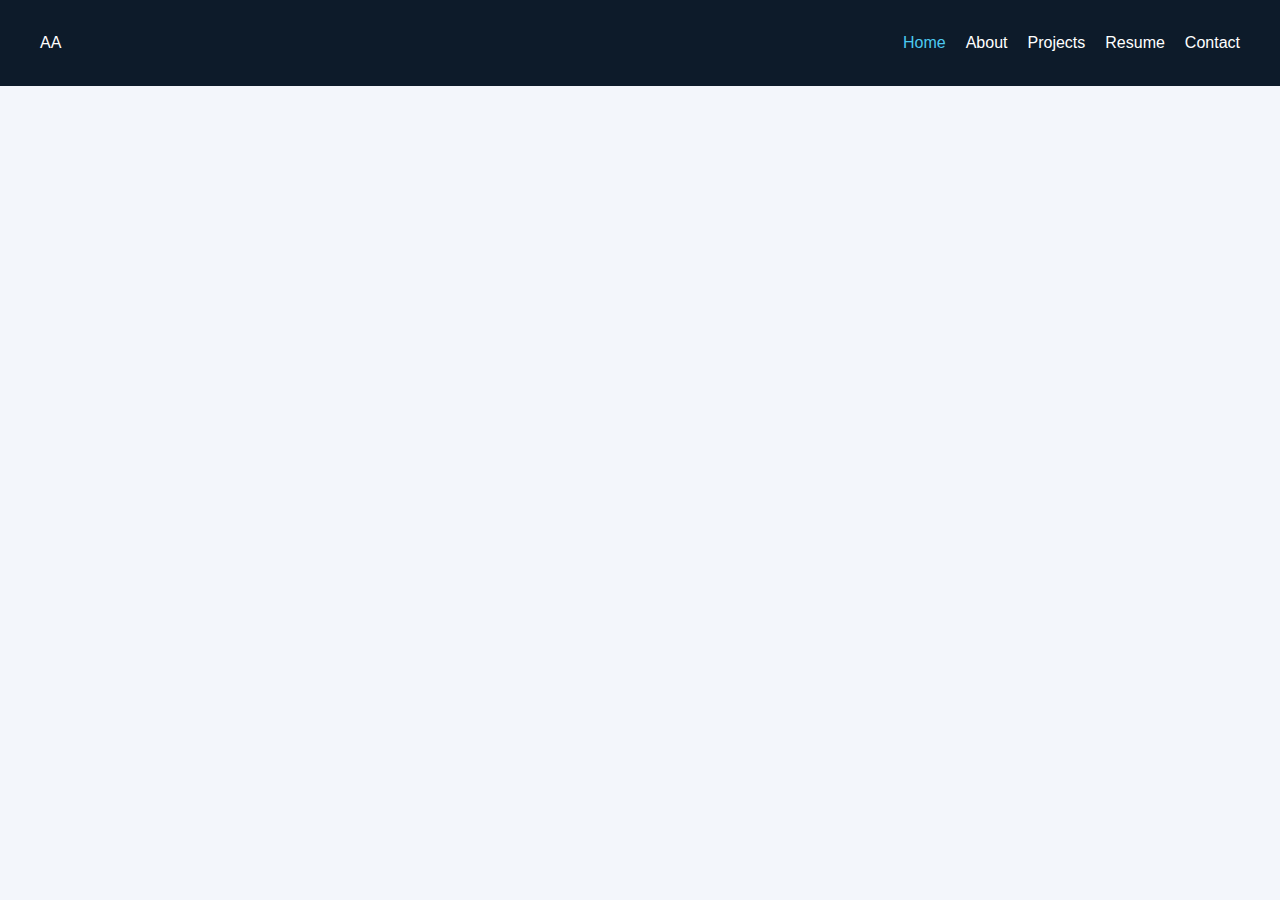
<file: index.html>
<!DOCTYPE html>
<html lang="en">
<head>
    <meta charset="UTF-8" />
    <meta name="viewport" content="width=device-width, initial-scale=1.0" />
    <title>Arafath Ahmed’s Senior Portfolio</title>

    <!-- CSS -->
    <link rel="stylesheet" href="style.css" />
</head>
<body>

    <!-- Navigation -->
    <header>
        <nav class="navbar">
            <div class="logo">AA</div>
            <ul class="nav-links">
                <li><a href="index.html" class="active">Home</a></li>
                <li><a href="about.html">About</a></li>
                <li><a href="projects.html">Projects</a></li>
                <li><a href="resume.html">Resume</a></li>
                <li><a href="contact.html">Contact</a></li>
            </ul>
        </nav>
    </header>

    <!-- Hero Section -->
    <section class="hero fade-in">
        <div class="hero-text">
            <h1>Hello, I’m <span class="accent">Arafath Ahmed</span></h1>
            <p class="subtitle">
                A senior Web Design & Development student passionate about building 
                clean, fast, and user-friendly websites.
            </p>

            <div class="skills">
                <span class="skill">HTML</span>
                <span class="skill">CSS</span>
</file>
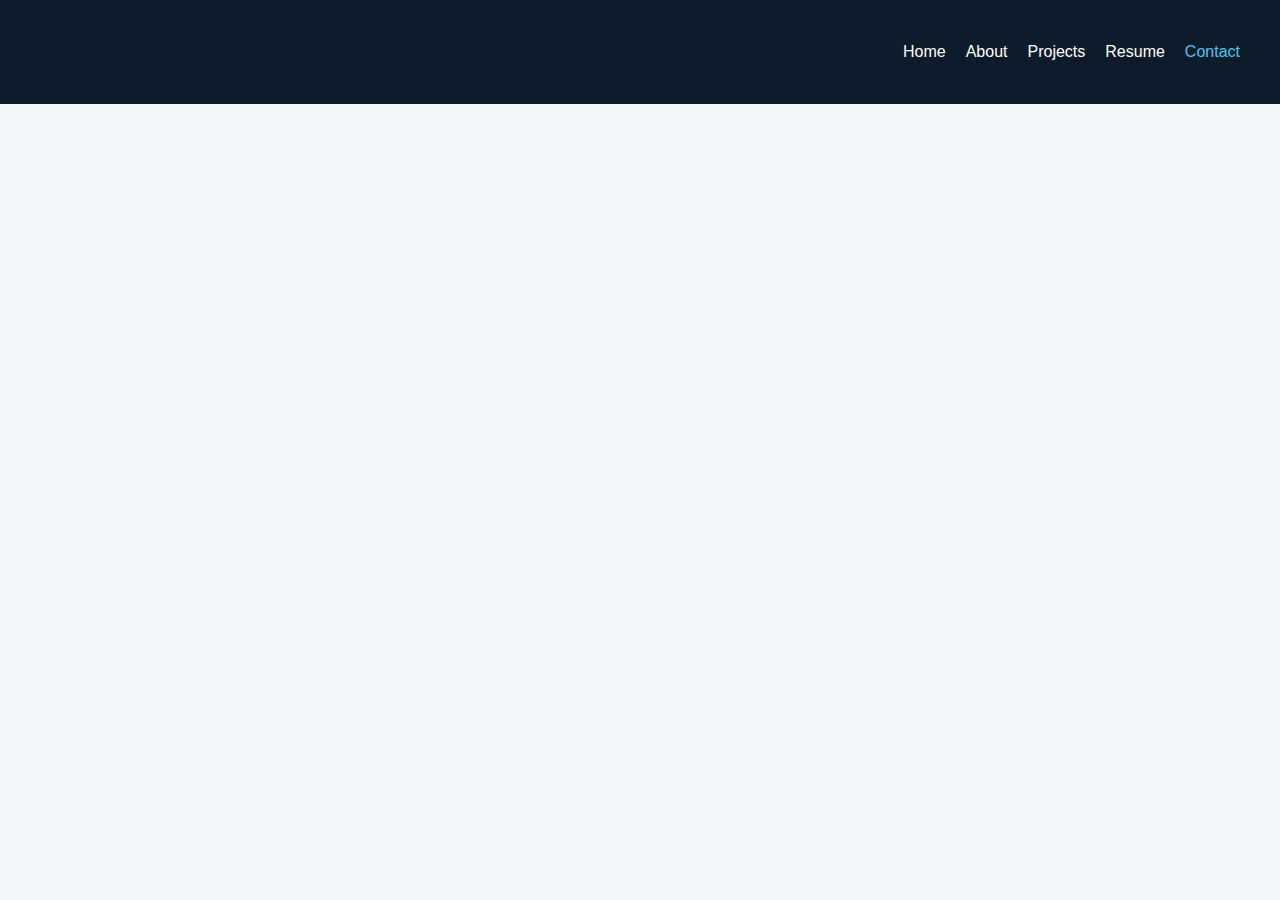
<file: contact.html>
<!DOCTYPE html>
<html lang="en">
<head>
    <meta charset="UTF-8">
    <meta name="viewport" content="width=device-width, initial-scale=1.0">
    <title>Contact – Arafath Ahmed</title>
    <link rel="stylesheet" href="style.css">
</head>
<body>

    <!-- NAVBAR -->
    <nav class="navbar">
        <h2 class="logo">Arafath Ahmed</h2>
        <ul>
            <li><a href="index.html">Home</a></li>
            <li><a href="about.html">About</a></li>
            <li><a href="projects.html">Projects</a></li>
            <li><a href="resume.html">Resume</a></li>
            <li><a href="contact.html" class="active">Contact</a></li>
        </ul>
    </nav>

    <!-- CONTACT SECTION -->
    <section class="contact-section">
        <h1 class="fade-in">Contact Me</h1>
        <p class="fade-in delay-1 contact-intro">
            If you'd like to reach out about projects, collaborations, or questions,  
            feel free to contact me using the form below.
        </p>

        <div class="contact-container fade-in delay-2">
            <form action="#" method="POST" class="contact-form">

                <label for="name">Full Name</label>
                <input type="text" id="name" placeholder="Enter your name" required>

                <label for="email">Email Address</label>
                <input type="email" id="email" placeholder="Enter your email" required>

                <label for="message">Message</label>
                <textarea id="message" rows="5" placeholder="Type your message..." required></textarea>

                <button type="submit" class="contact-btn">Send Message</button>
            </form>

            <div class="contact-info">
                <h3>My Info</h3>
                <p><strong>Name:</strong> Arafath Ahmed</p>
                <p><strong>Email:</strong> arafath@example.com</p>
                <p><strong>Location:</strong> United States</p>
            </div>
        </div>
    </section>

</body>
</html>
</file>
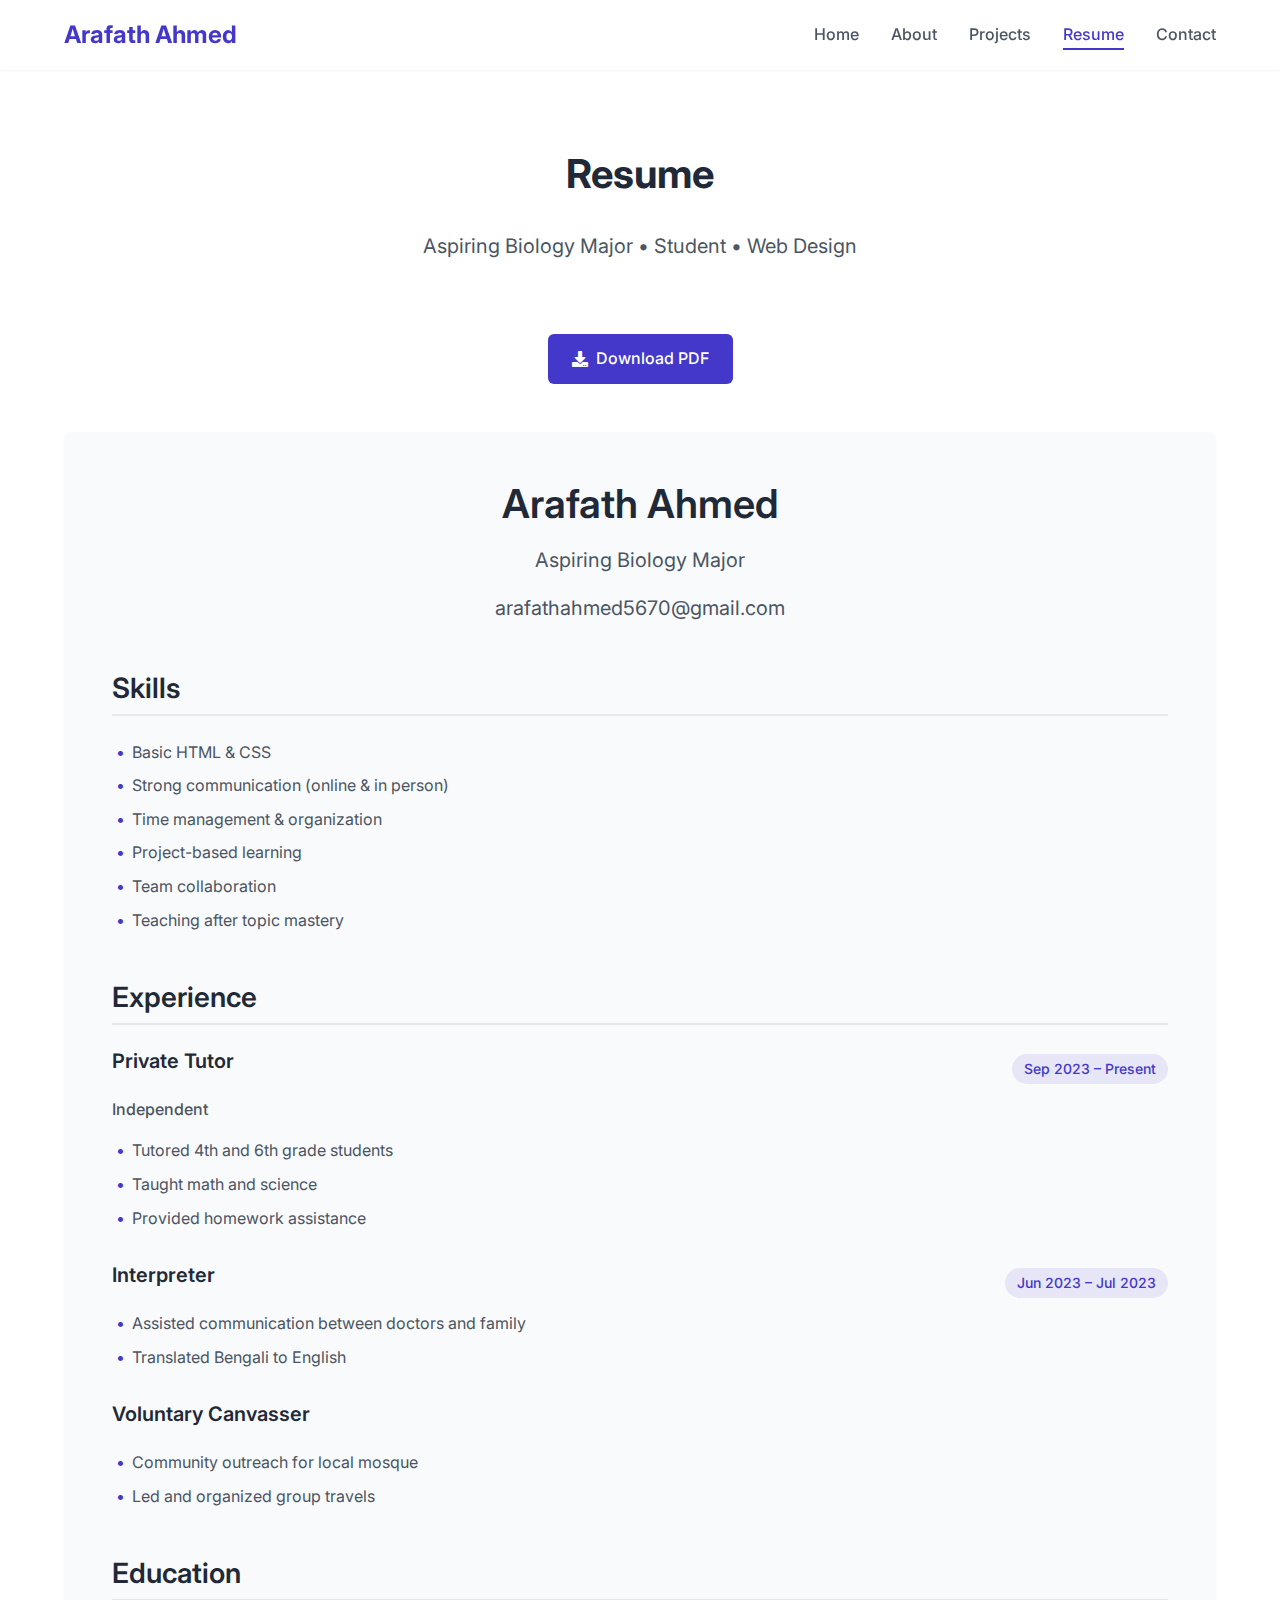
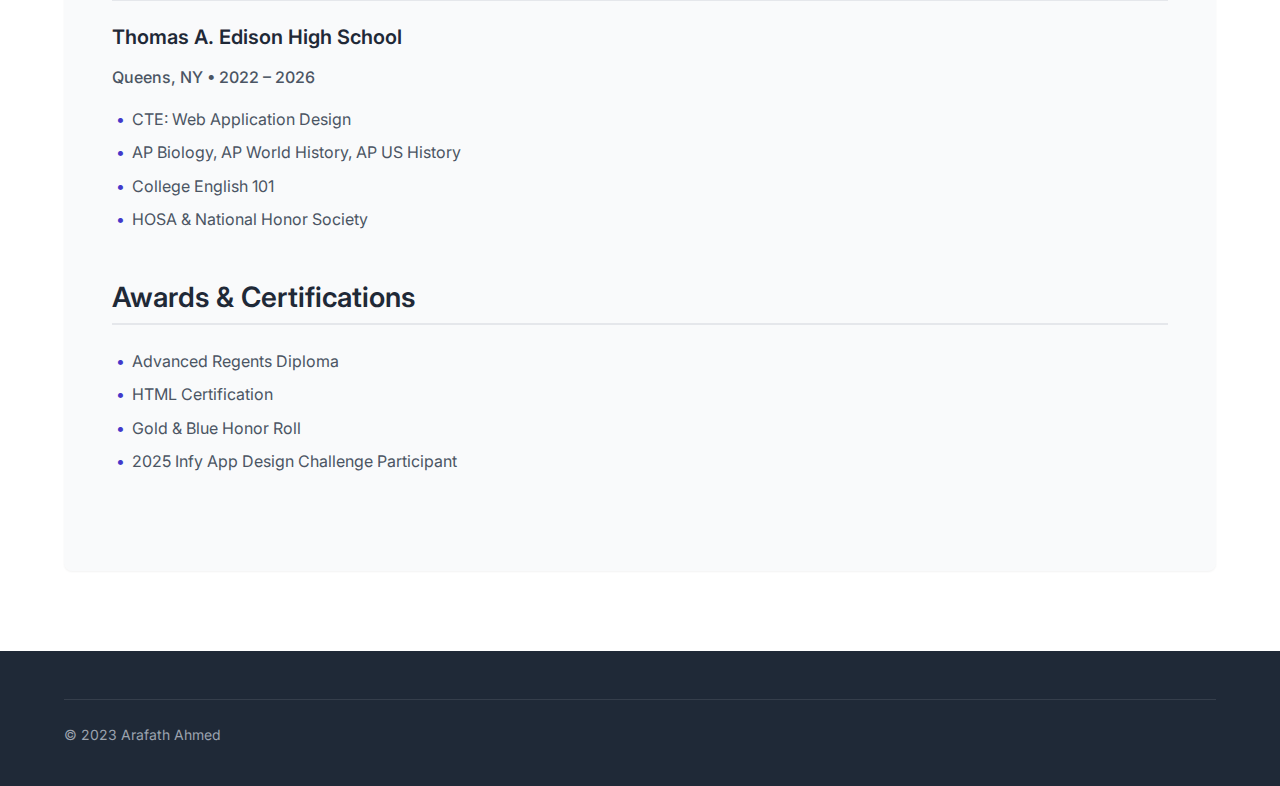
<file: resume.html>
<!DOCTYPE html>
<html lang="en">
<head>
    <meta charset="UTF-8">
    <meta name="viewport" content="width=device-width, initial-scale=1.0">
    <title>Resume - Arafath Ahmed</title>
    <meta name="description" content="Resume of Arafath Ahmed">

    <link rel="stylesheet" href="https://cdnjs.cloudflare.com/ajax/libs/font-awesome/5.15.3/css/all.min.css">
    <link href="https://fonts.googleapis.com/css2?family=Inter:wght@300;400;500;600;700&display=swap" rel="stylesheet">
    <link rel="stylesheet" href="css/style.css">
</head>

<body class="resume-page">

<!-- HEADER -->
<header class="header">
    <nav class="container">
        <div class="nav-flex">
            <a href="index.html" class="logo">Arafath Ahmed</a>

            <div class="desktop-nav">
                <a href="index.html" class="nav-link">Home</a>
                <a href="about.html" class="nav-link">About</a>
                <a href="projects.html" class="nav-link">Projects</a>
                <a href="resume.html" class="nav-link active-nav">Resume</a>
                <a href="contact.html" class="nav-link">Contact</a>
            </div>

            <button class="mobile-menu-button" id="mobile-menu-button">
                <i class="fas fa-bars"></i>
            </button>
        </div>

        <div class="mobile-menu hidden" id="mobile-menu">
            <a href="index.html" class="mobile-nav-link">Home</a>
            <a href="about.html" class="mobile-nav-link">About</a>
            <a href="projects.html" class="mobile-nav-link">Projects</a>
            <a href="resume.html" class="mobile-nav-link active-nav">Resume</a>
            <a href="contact.html" class="mobile-nav-link">Contact</a>
        </div>
    </nav>
</header>

<!-- MAIN -->
<main class="resume-main">
    <section class="resume-section">
        <div class="container">

            <!-- Resume Header -->
            <div class="resume-header">
                <h1 class="section-title">Resume</h1>
                <p class="section-subtitle">Aspiring Biology Major • Student • Web Design</p>

                <!-- PDF download -->
                <a href="Arafath Ahmed - Resume.pdf" download class="download-btn">
                    <i class="fas fa-download"></i> Download PDF
                </a>
            </div>

            <div class="resume-container">

                <!-- Name -->
                <div class="resume-header-info">
                    <h2>Arafath Ahmed</h2>
                    <p class="resume-subtitle">Aspiring Biology Major</p>
                    <p class="resume-subtitle">arafathahmed5670@gmail.com</p>
                </div>

                <!-- SKILLS -->
                <div class="resume-section-block">
                    <h3 class="resume-section-title">Skills</h3>
                    <ul class="resume-item-list">
                        <li>Basic HTML & CSS</li>
                        <li>Strong communication (online & in person)</li>
                        <li>Time management & organization</li>
                        <li>Project-based learning</li>
                        <li>Team collaboration</li>
                        <li>Teaching after topic mastery</li>
                    </ul>
                </div>

                <!-- EXPERIENCE -->
                <div class="resume-section-block">
                    <h3 class="resume-section-title">Experience</h3>

                    <div class="resume-item">
                        <div class="resume-item-header">
                            <h4 class="resume-item-title">Private Tutor</h4>
                            <span class="resume-item-date">Sep 2023 – Present</span>
                        </div>
                        <p class="resume-item-company">Independent</p>
                        <ul class="resume-item-list">
                            <li>Tutored 4th and 6th grade students</li>
                            <li>Taught math and science</li>
                            <li>Provided homework assistance</li>
                        </ul>
                    </div>

                    <div class="resume-item">
                        <div class="resume-item-header">
                            <h4 class="resume-item-title">Interpreter</h4>
                            <span class="resume-item-date">Jun 2023 – Jul 2023</span>
                        </div>
                        <ul class="resume-item-list">
                            <li>Assisted communication between doctors and family</li>
                            <li>Translated Bengali to English</li>
                        </ul>
                    </div>

                    <div class="resume-item">
                        <div class="resume-item-header">
                            <h4 class="resume-item-title">Voluntary Canvasser</h4>
                        </div>
                        <ul class="resume-item-list">
                            <li>Community outreach for local mosque</li>
                            <li>Led and organized group travels</li>
                        </ul>
                    </div>
                </div>

                <!-- EDUCATION -->
                <div class="resume-section-block">
                    <h3 class="resume-section-title">Education</h3>

                    <div class="resume-item">
                        <h4 class="resume-item-title">Thomas A. Edison High School</h4>
                        <p class="resume-item-company">Queens, NY • 2022 – 2026</p>
                        <ul class="resume-item-list">
                            <li>CTE: Web Application Design</li>
                            <li>AP Biology, AP World History, AP US History</li>
                            <li>College English 101</li>
                            <li>HOSA & National Honor Society</li>
                        </ul>
                    </div>
                </div>

                <!-- AWARDS -->
                <div class="resume-section-block">
                    <h3 class="resume-section-title">Awards & Certifications</h3>
                    <ul class="resume-item-list">
                        <li>Advanced Regents Diploma</li>
                        <li>HTML Certification</li>
                        <li>Gold & Blue Honor Roll</li>
                        <li>2025 Infy App Design Challenge Participant</li>
                    </ul>
                </div>

            </div>
        </div>
    </section>
</main>

<!-- FOOTER -->
<footer class="footer">
    <div class="container">
        <div class="footer-bottom">
            <p class="copyright">© 2023 Arafath Ahmed</p>
        </div>
    </div>
</footer>

<script src="js/main.js"></script>
</body>
</html>
</file>
<file: css/style.css>
/* Base Styles */
:root {
    --primary: #4338CA;
    --primary-light: #4F46E5;
    --primary-dark: #3730A3;
    --secondary: #059669;
    --secondary-light: #10B981;
    --secondary-dark: #047857;
    --dark: #1F2937;
    --light: #F9FAFB;
    --gray-light: #E5E7EB;
    --gray: #9CA3AF;
    --gray-dark: #4B5563;
    --white: #FFFFFF;
    --black: #000000;
    --shadow-sm: 0 1px 2px 0 rgba(0, 0, 0, 0.05);
    --shadow: 0 1px 3px 0 rgba(0, 0, 0, 0.1), 0 1px 2px 0 rgba(0, 0, 0, 0.06);
    --shadow-md: 0 4px 6px -1px rgba(0, 0, 0, 0.1), 0 2px 4px -1px rgba(0, 0, 0, 0.06);
    --shadow-lg: 0 10px 15px -3px rgba(0, 0, 0, 0.1), 0 4px 6px -2px rgba(0, 0, 0, 0.05);
    --shadow-xl: 0 20px 25px -5px rgba(0, 0, 0, 0.1), 0 10px 10px -5px rgba(0, 0, 0, 0.04);
    --rounded-sm: 0.125rem;
    --rounded: 0.25rem;
    --rounded-md: 0.375rem;
    --rounded-lg: 0.5rem;
    --rounded-xl: 0.75rem;
    --rounded-full: 9999px;
}

* {
    margin: 0;
    padding: 0;
    box-sizing: border-box;
}

html {
    scroll-behavior: smooth;
}

body {
    font-family: 'Inter', sans-serif;
    line-height: 1.6;
    color: var(--dark);
    background-color: var(--light);
    min-height: 100vh;
    display: flex;
    flex-direction: column;
}

.container {
    width: 100%;
    max-width: 1200px;
    margin: 0 auto;
    padding: 0 1.5rem;
}

img {
    max-width: 100%;
    height: auto;
}

a {
    text-decoration: none;
    color: inherit;
}

ul {
    list-style: none;
}

/* Typography */
h1, h2, h3, h4, h5, h6 {
    font-weight: 600;
    line-height: 1.2;
    margin-bottom: 1rem;
}

h1 {
    font-size: 2.5rem;
}

h2 {
    font-size: 2rem;
}

h3 {
    font-size: 1.75rem;
}

h4 {
    font-size: 1.5rem;
}

h5 {
    font-size: 1.25rem;
}

h6 {
    font-size: 1rem;
}

p {
    margin-bottom: 1rem;
}

.section-title {
    font-size: 2.5rem;
    font-weight: 700;
    text-align: center;
    margin-bottom: 2rem;
    color: var(--dark);
}

.section-subtitle {
    font-size: 1.25rem;
    text-align: center;
    color: var(--gray-dark);
    margin-bottom: 3rem;
    max-width: 700px;
    margin-left: auto;
    margin-right: auto;
}

/* Buttons */
.btn {
    display: inline-block;
    padding: 0.75rem 1.5rem;
    border-radius: var(--rounded-md);
    font-weight: 500;
    text-align: center;
    transition: all 0.3s ease;
    cursor: pointer;
}

.btn-primary {
    background-color: var(--primary);
    color: var(--white);
    border: 2px solid var(--primary);
}

.btn-primary:hover {
    background-color: var(--primary-dark);
    border-color: var(--primary-dark);
    transform: translateY(-2px);
}

.btn-secondary {
    background-color: transparent;
    color: var(--primary);
    border: 2px solid var(--primary);
}

.btn-secondary:hover {
    background-color: var(--primary);
    color: var(--white);
    transform: translateY(-2px);
}

/* Header & Navigation */
.header {
    background-color: var(--white);
    box-shadow: var(--shadow-sm);
    position: sticky;
    top: 0;
    z-index: 100;
}

.nav-flex {
    display: flex;
    justify-content: space-between;
    align-items: center;
    padding: 1rem 0;
}

.logo {
    font-size: 1.5rem;
    font-weight: 700;
    color: var(--primary);
}

.desktop-nav {
    display: flex;
    gap: 2rem;
}

.nav-link {
    position: relative;
    color: var(--gray-dark);
    font-weight: 500;
    transition: color 0.3s ease;
}

.nav-link:hover {
    color: var(--primary);
}

.nav-link::after {
    content: '';
    position: absolute;
    width: 0;
    height: 2px;
    bottom: -2px;
    left: 0;
    background-color: var(--primary);
    transition: width 0.3s ease;
}

.nav-link:hover::after {
    width: 100%;
}

.active-nav {
    color: var(--primary);
}

.active-nav::after {
    width: 100%;
}

.mobile-menu-button {
    display: none;
    background: none;
    border: none;
    font-size: 1.5rem;
    color: var(--dark);
    cursor: pointer;
}

.mobile-menu {
    display: none;
    padding: 1rem 0;
}

.mobile-menu.active {
    display: block;
}

.mobile-nav-link {
    display: block;
    padding: 0.75rem 0;
    color: var(--gray-dark);
    font-weight: 500;
    transition: color 0.3s ease;
}

.mobile-nav-link:hover {
    color: var(--primary);
}

.mobile-nav-link.active-nav {
    color: var(--primary);
}

/* Hero Section */
.hero {
    background: linear-gradient(to right, var(--primary), var(--primary-dark));
    color: var(--white);
    padding: 5rem 0;
}

.hero-content {
    display: flex;
    flex-direction: column;
    gap: 2rem;
}

.hero-text h1 {
    font-size: 3rem;
    margin-bottom: 1rem;
}

.hero-text h2 {
    font-size: 2rem;
    margin-bottom: 1.5rem;
    font-weight: 500;
}

.hero-text p {
    font-size: 1.25rem;
    margin-bottom: 2rem;
    opacity: 0.9;
}

.hero-buttons {
    display: flex;
    gap: 1rem;
    flex-wrap: wrap;
}

.profile-image-container {
    position: relative;
    width: 250px;
    height: 250px;
    margin: 0 auto;
}

.profile-image {
    width: 100%;
    height: 100%;
    border-radius: 50%;
    object-fit: cover;
    border: 5px solid var(--white);
    box-shadow: var(--shadow-xl);
}

.experience-badge {
    position: absolute;
    bottom: -1rem;
    right: -1rem;
    background-color: var(--secondary);
    color: var(--white);
    padding: 0.5rem 1rem;
    border-radius: var(--rounded-full);
    font-weight: 700;
    box-shadow: var(--shadow-md);
}

/* Skills Section */
.skills-section {
    padding: 5rem 0;
    background-color: var(--white);
}

.skills-grid {
    display: grid;
    grid-template-columns: repeat(auto-fit, minmax(300px, 1fr));
    gap: 2rem;
}

.skill-card {
    background-color: var(--light);
    padding: 2rem;
    border-radius: var(--rounded-lg);
    box-shadow: var(--shadow-sm);
    transition: all 0.3s ease;
}

.skill-card:hover {
    transform: translateY(-5px);
    box-shadow: var(--shadow-md);
}

.skill-icon {
    font-size: 2.5rem;
    color: var(--primary);
    margin-bottom: 1.5rem;
}

.skill-card h3 {
    font-size: 1.5rem;
    margin-bottom: 1rem;
}

.skill-card p {
    color: var(--gray-dark);
}

/* Experience Section */
.experience-section {
    padding: 5rem 0;
    background-color: var(--light);
}

.timeline {
    position: relative;
    max-width: 800px;
    margin: 0 auto;
}

.timeline::before {
    content: '';
    position: absolute;
    top: 0;
    left: 2rem;
    height: 100%;
    width: 2px;
    background-color: var(--gray-light);
}

.timeline-item {
    position: relative;
    padding-left: 4rem;
    margin-bottom: 3rem;
}

.timeline-dot {
    position: absolute;
    left: 1.5rem;
    top: 0.5rem;
    width: 1rem;
    height: 1rem;
    border-radius: 50%;
    background-color: var(--primary);
    z-index: 1;
}

.timeline-content {
    background-color: var(--white);
    padding: 1.5rem;
    border-radius: var(--rounded-lg);
    box-shadow: var(--shadow-sm);
}

.timeline-header {
    display: flex;
    justify-content: space-between;
    align-items: center;
    margin-bottom: 0.5rem;
}

.timeline-date {
    background-color: rgba(67, 56, 202, 0.1);
    color: var(--primary);
    padding: 0.25rem 0.75rem;
    border-radius: var(--rounded-full);
    font-size: 0.875rem;
    font-weight: 500;
}

.timeline-company {
    font-weight: 500;
    color: var(--gray-dark);
    margin-bottom: 1rem;
}

.timeline-description {
    color: var(--gray-dark);
    padding-left: 1.25rem;
}

.timeline-description li {
    margin-bottom: 0.5rem;
    position: relative;
}

.timeline-description li::before {
    content: '•';
    position: absolute;
    left: -1rem;
    color: var(--primary);
}

/* About Page Styles */
.about-main {
    flex: 1;
}

.about-section {
    padding: 5rem 0;
    background-color: var(--white);
}

.about-content {
    display: flex;
    flex-direction: column;
    gap: 3rem;
}

.about-image {
    flex: 1;
}

.about-text {
    flex: 2;
}

.profile-photo {
    width: 100%;
    max-width: 400px;
    border-radius: var(--rounded-lg);
    box-shadow: var(--shadow-lg);
}

.about-details {
    display: flex;
    flex-wrap: wrap;
    gap: 1rem;
    margin-top: 2rem;
}

.detail-item {
    background-color: var(--light);
    padding: 0.75rem 1.25rem;
    border-radius: var(--rounded-lg);
}

.detail-label {
    font-weight: 600;
    color: var(--primary);
}

.process-section {
    padding: 5rem 0;
    background-color: var(--light);
}

.process-steps {
    display: grid;
    grid-template-columns: repeat(auto-fit, minmax(250px, 1fr));
    gap: 2rem;
    margin-top: 3rem;
}

.process-step {
    background-color: var(--white);
    padding: 2rem;
    border-radius: var(--rounded-lg);
    box-shadow: var(--shadow-sm);
    transition: all 0.3s ease;
}

.process-step:hover {
    transform: translateY(-5px);
    box-shadow: var(--shadow-md);
}

.step-number {
    font-size: 2.5rem;
    font-weight: 700;
    color: var(--primary);
    margin-bottom: 1rem;
}

.step-title {
    font-size: 1.5rem;
    margin-bottom: 1rem;
}

.step-description {
    color: var(--gray-dark);
}

.skills-categories {
    display: grid;
    grid-template-columns: repeat(auto-fit, minmax(250px, 1fr));
    gap: 2rem;
    margin-top: 3rem;
}

.skills-category {
    background-color: var(--white);
    padding: 1.5rem;
    border-radius: var(--rounded-lg);
    box-shadow: var(--shadow-sm);
}

.category-title {
    font-size: 1.25rem;
    color: var(--primary);
    margin-bottom: 1rem;
    padding-bottom: 0.5rem;
    border-bottom: 2px solid var(--gray-light);
}

.skills-list {
    display: flex;
    flex-direction: column;
    gap: 0.75rem;
}

.skills-list li {
    display: flex;
    align-items: center;
    gap: 0.5rem;
    color: var(--gray-dark);
}

.skills-list i {
    color: var(--secondary);
}

/* Projects Page Styles */
.projects-main {
    flex: 1;
}

.projects-section {
    padding: 5rem 0;
    background-color: var(--white);
}

.projects-grid {
    display: grid;
    grid-template-columns: repeat(auto-fit, minmax(300px, 1fr));
    gap: 2rem;
    margin-top: 3rem;
}

.project-card {
    background-color: var(--light);
    border-radius: var(--rounded-lg);
    overflow: hidden;
    box-shadow: var(--shadow-sm);
    transition: all 0.3s ease;
}

.project-card:hover {
    transform: translateY(-5px);
    box-shadow: var(--shadow-md);
}

.project-image {
    height: 200px;
    overflow: hidden;
}

.project-image img {
    width: 100%;
    height: 100%;
    object-fit: cover;
    transition: transform 0.5s ease;
}

.project-card:hover .project-image img {
    transform: scale(1.05);
}

.project-content {
    padding: 1.5rem;
}

.project-title {
    font-size: 1.5rem;
    margin-bottom: 0.5rem;
}

.project-description {
    color: var(--gray-dark);
    margin-bottom: 1rem;
}

.project-technologies {
    display: flex;
    flex-wrap: wrap;
    gap: 0.5rem;
    margin-bottom: 1.5rem;
}

.tech-tag {
    background-color: rgba(67, 56, 202, 0.1);
    color: var(--primary);
    padding: 0.25rem 0.75rem;
    border-radius: var(--rounded-full);
    font-size: 0.875rem;
    font-weight: 500;
}

.project-link {
    display: inline-flex;
    align-items: center;
    gap: 0.5rem;
    color: var(--primary);
    font-weight: 500;
    transition: color 0.3s ease;
}

.project-link:hover {
    color: var(--primary-dark);
}

/* Resume Page Styles */
.resume-main {
    flex: 1;
}

.resume-section {
    padding: 5rem 0;
    background-color: var(--white);
}

.resume-header {
    display: flex;
    flex-direction: column;
    align-items: center;
    margin-bottom: 3rem;
    text-align: center;
}

.download-btn {
    display: inline-flex;
    align-items: center;
    gap: 0.5rem;
    background-color: var(--primary);
    color: var(--white);
    padding: 0.75rem 1.5rem;
    border-radius: var(--rounded-md);
    font-weight: 500;
    margin-top: 1.5rem;
    transition: background-color 0.3s ease;
}

.download-btn:hover {
    background-color: var(--primary-dark);
}

.resume-container {
    background-color: var(--light);
    padding: 3rem;
    border-radius: var(--rounded-lg);
    box-shadow: var(--shadow-sm);
}

.resume-header-info {
    text-align: center;
    margin-bottom: 3rem;
}

.resume-header-info h2 {
    font-size: 2.5rem;
    color: var(--dark);
}

.resume-subtitle {
    font-size: 1.25rem;
    color: var(--gray-dark);
}

.resume-section-block {
    margin-bottom: 3rem;
}

.resume-section-title {
    font-size: 1.75rem;
    color: var(--dark);
    padding-bottom: 0.5rem;
    border-bottom: 2px solid var(--gray-light);
    margin-bottom: 1.5rem;
}

.resume-item {
    margin-bottom: 2rem;
}

.resume-item-header {
    display: flex;
    flex-direction: column;
    gap: 0.5rem;
    margin-bottom: 0.5rem;
}

@media (min-width: 768px) {
    .resume-item-header {
        flex-direction: row;
        justify-content: space-between;
        align-items: center;
    }
}

.resume-item-title {
    font-size: 1.25rem;
    color: var(--dark);
}

.resume-item-date {
    background-color: rgba(67, 56, 202, 0.1);
    color: var(--primary);
    padding: 0.25rem 0.75rem;
    border-radius: var(--rounded-full);
    font-size: 0.875rem;
    font-weight: 500;
}

.resume-item-company {
    font-weight: 500;
    color: var(--gray-dark);
    margin-bottom: 1rem;
}

.resume-item-list {
    color: var(--gray-dark);
    padding-left: 1.25rem;
}

.resume-item-list li {
    margin-bottom: 0.5rem;
    position: relative;
}

.resume-item-list li::before {
    content: '•';
    position: absolute;
    left: -1rem;
    color: var(--primary);
}

.resume-skills {
    display: grid;
    grid-template-columns: repeat(auto-fit, minmax(250px, 1fr));
    gap: 2rem;
}

/* Contact Page Styles */
.contact-main {
    flex: 1;
}

.contact-section {
    padding: 5rem 0;
    background-color: var(--white);
}

.contact-content {
    display: flex;
    flex-direction: column;
    gap: 3rem;
    margin-top: 3rem;
}

@media (min-width: 992px) {
    .contact-content {
        flex-direction: row;
    }
}

.contact-form-container {
    flex: 1;
}

.contact-form {
    background-color: var(--light);
    padding: 2rem;
    border-radius: var(--rounded-lg);
    box-shadow: var(--shadow-sm);
}

.form-group {
    margin-bottom: 1.5rem;
}

.form-label {
    display: block;
    font-weight: 500;
    margin-bottom: 0.5rem;
    color: var(--dark);
}

.form-input, .form-textarea {
    width: 100%;
    padding: 0.75rem 1rem;
    border: 1px solid var(--gray-light);
    border-radius: var(--rounded-md);
    font-family: inherit;
    font-size: 1rem;
    transition: border-color 0.3s ease, box-shadow 0.3s ease;
}

.form-input:focus, .form-textarea:focus {
    outline: none;
    border-color: var(--primary);
    box-shadow: 0 0 0 3px rgba(67, 56, 202, 0.1);
}

.form-textarea {
    min-height: 150px;
    resize: vertical;
}

.submit-btn {
    width: 100%;
    background-color: var(--primary);
    color: var(--white);
    padding: 0.75rem;
    border: none;
    border-radius: var(--rounded-md);
    font-size: 1rem;
    font-weight: 500;
    cursor: pointer;
    transition: background-color 0.3s ease;
}

.submit-btn:hover {
    background-color: var(--primary-dark);
}

.contact-info-container {
    flex: 1;
}

.contact-info {
    background-color: var(--light);
    padding: 2rem;
    border-radius: var(--rounded-lg);
    box-shadow: var(--shadow-sm);
    height: 100%;
}

.contact-info-title {
    font-size: 1.75rem;
    margin-bottom: 2rem;
    color: var(--dark);
}

.info-item {
    display: flex;
    gap: 1rem;
    margin-bottom: 1.5rem;
}

.info-icon {
    font-size: 1.25rem;
    color: var(--primary);
    margin-top: 0.25rem;
}

.info-label {
    font-size: 1rem;
    font-weight: 500;
    color: var(--dark);
    margin-bottom: 0.25rem;
}

.info-value {
    color: var(--gray-dark);
    transition: color 0.3s ease;
}

.info-value:hover {
    color: var(--primary);
}

.social-connect {
    margin-top: 3rem;
}

.social-title {
    font-size: 1.25rem;
    margin-bottom: 1.5rem;
    color: var(--dark);
}

.social-icons {
    display: flex;
    gap: 1rem;
}

.social-icon {
    width: 3rem;
    height: 3rem;
    display: flex;
    align-items: center;
    justify-content: center;
    background-color: var(--white);
    border-radius: 50%;
    color: var(--gray-dark);
    font-size: 1.25rem;
    transition: all 0.3s ease;
}

.social-icon:hover {
    background-color: var(--primary);
    color: var(--white);
    transform: translateY(-3px);
}

/* Footer */
.footer {
    background-color: var(--dark);
    color: var(--white);
    padding: 3rem 0 1.5rem;
}

.footer-content {
    display: flex;
    flex-direction: column;
    gap: 2rem;
    margin-bottom: 3rem;
}

@media (min-width: 768px) {
    .footer-content {
        flex-direction: row;
        justify-content: space-between;
        align-items: center;
    }
}

.footer-info {
    margin-bottom: 1.5rem;
}

.footer-logo {
    font-size: 1.5rem;
    font-weight: 700;
    color: var(--white);
    margin-bottom: 0.5rem;
    display: inline-block;
}

.footer-subtitle {
    color: var(--gray);
}

.footer-links {
    display: flex;
    flex-wrap: wrap;
    gap: 1.5rem;
}

.footer-link {
    color: var(--gray);
    transition: color 0.3s ease;
}

.footer-link:hover {
    color: var(--white);
}

.footer-bottom {
    border-top: 1px solid rgba(255, 255, 255, 0.1);
    padding-top: 1.5rem;
    display: flex;
    flex-direction: column;
    gap: 1rem;
    align-items: center;
}

@media (min-width: 768px) {
    .footer-bottom {
        flex-direction: row;
        justify-content: space-between;
    }
}

.copyright {
    color: var(--gray);
    font-size: 0.875rem;
}

.social-links {
    display: flex;
    gap: 1rem;
}

.social-link {
    color: var(--gray);
    font-size: 1.25rem;
    transition: color 0.3s ease;
}

.social-link:hover {
    color: var(--white);
}

/* Animations */
@keyframes fadeIn {
    from { opacity: 0; }
    to { opacity: 1; }
}

@keyframes slideUp {
    from { 
        transform: translateY(20px);
        opacity: 0;
    }
    to { 
        transform: translateY(0);
        opacity: 1;
    }
}

.animate-fade-in {
    animation: fadeIn 0.8s ease-in forwards;
}

.animate-slide-up {
    animation: slideUp 0.8s ease-out forwards;
}

.delay-100 {
    animation-delay: 0.1s;
}

.delay-200 {
    animation-delay: 0.2s;
}

.delay-300 {
    animation-delay: 0.3s;
}

/* Responsive Styles */
@media (min-width: 640px) {
    .hero-content {
        flex-direction: row;
        align-items: center;
    }
    
    .hero-text {
        flex: 1;
    }
    
    .hero-image {
        flex: 1;
        display: flex;
        justify-content: center;
    }
    
    .about-content {
        flex-direction: row;
        align-items: center;
    }
}

@media (max-width: 768px) {
    .desktop-nav {
        display: none;
    }
    
    .mobile-menu-button {
        display: block;
    }
    
    .mobile-menu {
        display: none;
    }
    
    .mobile-menu.active {
        display: block;
    }
    
    h1 {
        font-size: 2rem;
    }
    
    h2 {
        font-size: 1.75rem;
    }
    
    .section-title {
        font-size: 2rem;
    }
    
    .hero-text h1 {
        font-size: 2.5rem;
    }
    
    .hero-text h2 {
        font-size: 1.75rem;
    }
}

7. js/main.js

// Mobile menu toggle
document.addEventListener('DOMContentLoaded', function() {
    const mobileMenuButton = document.getElementById('mobile-menu-button');
    const mobileMenu = document.getElementById('mobile-menu');
    
    if (mobileMenuButton && mobileMenu) {
        mobileMenuButton.addEventListener('click', function() {
            mobileMenu.classList.toggle('hidden');
        });
    }

    // Close mobile menu when clicking on a link
    const mobileNavLinks = document.querySelectorAll('.mobile-nav-link');
    mobileNavLinks.forEach(link => {
        link.addEventListener('click', function() {
            mobileMenu.classList.add('hidden');
        });
    });

    // Smooth scrolling for anchor links
    document.querySelectorAll('a[href^="#"]').forEach(anchor => {
        anchor.addEventListener('click', function(e) {
            e.preventDefault();
            
            const targetId = this.getAttribute('href');
            if (targetId === '#') return;
            
            const targetElement = document.querySelector(targetId);
            if (targetElement) {
                targetElement.scrollIntoView({
                    behavior: 'smooth'
                });
            }
        });
    });

    // Form submission handling
    const contactForm = document.querySelector('.contact-form');
    if (contactForm) {
        contactForm.addEventListener('submit', function(e) {
            e.preventDefault();
            
            // Get form values
            const name = document.getElementById('name').value;
            const email = document.getElementById('email').value;
            const message = document.getElementById('message').value;
            
            // Here you would typically send the form data to a server
            console.log('Form submitted:', { name, email, message });
            
            // Show success message
            alert('Thank you for your message! I will get back to you soon.');
            
            // Reset form
            contactForm.reset();
        });
    }

    // Animation on scroll
    const animateOnScroll = function() {
        const elements = document.querySelectorAll('.animate-on-scroll');
        
        elements.forEach(element => {
            const elementPosition = element.getBoundingClientRect().top;
            const windowHeight = window.innerHeight;
            
            if (elementPosition < windowHeight - 100) {
                element.classList.add('animated');
            }
        });
    };

    // Run once on page load
    animateOnScroll();
    
    // Run on scroll
    window.addEventListener('scroll', animateOnScroll);
});
</file>
<file: style.css>
/* ------------------------------
   GLOBAL RESET + BASE STYLES
------------------------------ */
body {
    margin: 0;
    padding: 0;
    font-family: Arial, sans-serif;
    background: #f3f6fb;
    color: #1a1a1a;
}

h1, h2, h3 {
    color: #0d1b2a;
}

a {
    text-decoration: none;
}

/* ------------------------------
   NAVBAR
------------------------------ */
.navbar {
    display: flex;
    justify-content: space-between;
    align-items: center;
    padding: 18px 40px;
    background: #0d1b2a;
    color: white;
}

.navbar ul {
    list-style: none;
    display: flex;
    gap: 20px;
}

.navbar a {
    color: white;
    transition: 0.3s;
}

.navbar a:hover,
.navbar .active {
    color: #4cc9f0;
}

/* ------------------------------
   HOME PAGE (index.html)
------------------------------ */
.home-section {
    text-align: center;
    padding: 120px 40px;
}

.home-title {
    font-size: 3.2rem;
    margin-bottom: 15px;
}

.home-subtitle {
    font-size: 1.3rem;
    margin-bottom: 40px;
}

.skills-box {
    max-width: 800px;
    margin: auto;
    background: white;
    padding: 30px;
    border-radius: 15px;
    box-shadow: 0 5px 14px rgba(0,0,0,0.1);
}

.skills-box h2 {
    margin-top: 0;
}

.skills-list {
    list-style: square;
    margin-left: 20px;
    font-size: 1.1rem;
}

/* ------------------------------
   ABOUT PAGE (about.html)
------------------------------ */
.about-section {
    padding: 100px 40px;
    max-width: 900px;
    margin: auto;
}

.about-section h1 {
    font-size: 3rem;
    margin-bottom: 20px;
}

.about-section p {
    font-size: 1.2rem;
    line-height: 1.7;
    margin-bottom: 25px;
}

/* ------------------------------
   PROJECTS PAGE (projects.html)
------------------------------ */
.projects-section {
    max-width: 1100px;
    margin: auto;
    padding: 80px 40px;
}

.projects-section h1 {
    text-align: center;
    font-size: 3rem;
    margin-bottom: 20px;
}

.intro-text {
    text-align: center;
    font-size: 1.2rem;
    margin-bottom: 50px;
    color: #333;
}

.projects-grid {
    display: grid;
    grid-template-columns: repeat(auto-fit, minmax(280px, 1fr));
    gap: 30px;
}

.project-card {
    background: white;
    padding: 25px;
    border-radius: 15px;
    box-shadow: 0 4px 12px rgba(0,0,0,0.1);
    transition: transform 0.3s, box-shadow 0.3s;
}

.project-card:hover {
    transform: translateY(-8px);
    box-shadow: 0 6px 18px rgba(0,0,0,0.18);
}

.project-card h3 {
    font-size: 1.6rem;
}

.project-btn {
    display: inline-block;
    padding: 10px 16px;
    background: #0d1b2a;
    color: white;
    border-radius: 8px;
    transition: 0.3s;
}

.project-btn:hover {
    background: #4cc9f0;
    color: black;
}

/* ------------------------------
   RESUME PAGE (resume.html)
------------------------------ */
.resume-section {
    max-width: 900px;
    margin: auto;
    padding: 80px 40px;
}

.resume-section h1 {
    text-align: center;
    font-size: 3rem;
}

.resume-intro {
    text-align: center;
    font-size: 1.2rem;
    margin-bottom: 40px;
}

.resume-card {
    background: white;
    padding: 40px;
    border-radius: 15px;
    box-shadow: 0 4px 12px rgba(0,0,0,0.1);
}

.resume-card ul {
    margin-left: 20px;
    font-size: 1.1rem;
    line-height: 1.6;
}

.resume-btn {
    display: inline-block;
    padding: 12px 20px;
    background: #0d1b2a;
    color: white;
    border-radius: 8px;
    font-size: 1.1rem;
    transition: 0.3s;
}

.resume-btn:hover {
    background: #4cc9f0;
    color: black;
}

.resume-card hr {
    margin: 25px 0;
    border: none;
    border-top: 1px solid #ddd;
}

/* ------------------------------
   CONTACT PAGE (contact.html)
------------------------------ */
.contact-section {
    max-width: 1000px;
    margin: auto;
    padding: 80px 40px;
}

.contact-section h1 {
    text-align: center;
    font-size: 3rem;
}

.contact-intro {
    text-align: center;
    font-size: 1.2rem;
    margin-bottom: 50px;
}

.contact-container {
    display: grid;
    grid-template-columns: 1fr 1fr;
    gap: 40px;
}

.contact-form,
.contact-info {
    background: white;
    padding: 30px;
    border-radius: 15px;
    box-shadow: 0 4px 12px rgba(0,0,0,0.1);
}

.contact-form label {
    display: block;
    margin-bottom: 8px;
    font-weight: bold;
}

.contact-form input,
.contact-form textarea {
    width: 100%;
    padding: 12px;
    margin-bottom: 20px;
    border: 1px solid #ccc;
    border-radius: 8px;
}

.contact-btn {
    width: 100%;
    padding: 12px;
    background: #0d1b2a;
    color: white;
    border: none;
    border-radius: 8px;
    font-size: 1.1rem;
    cursor: pointer;
    transition: 0.3s;
}

.contact-btn:hover {
    background: #4cc9f0;
    color: black;
}

/* ------------------------------
   ANIMATIONS
------------------------------ */
.fade-in {
    opacity: 0;
    transform: translateY(20px);
    animation: fadeInUp 0.8s forwards;
}

.delay-1 { animation-delay: 0.2s; }
.delay-2 { animation-delay: 0.4s; }
.delay-3 { animation-delay: 0.6s; }
.delay-4 { animation-delay: 0.8s; }
.delay-5 { animation-delay: 1s; }

@keyframes fadeInUp {
    to {
        opacity: 1;
        transform: translateY(0);
    }
}

/* ------------------------------
   RESPONSIVE DESIGN
------------------------------ */
@media (max-width: 900px) {
    .contact-container {
        grid-template-columns: 1fr;
    }
}
</file>
